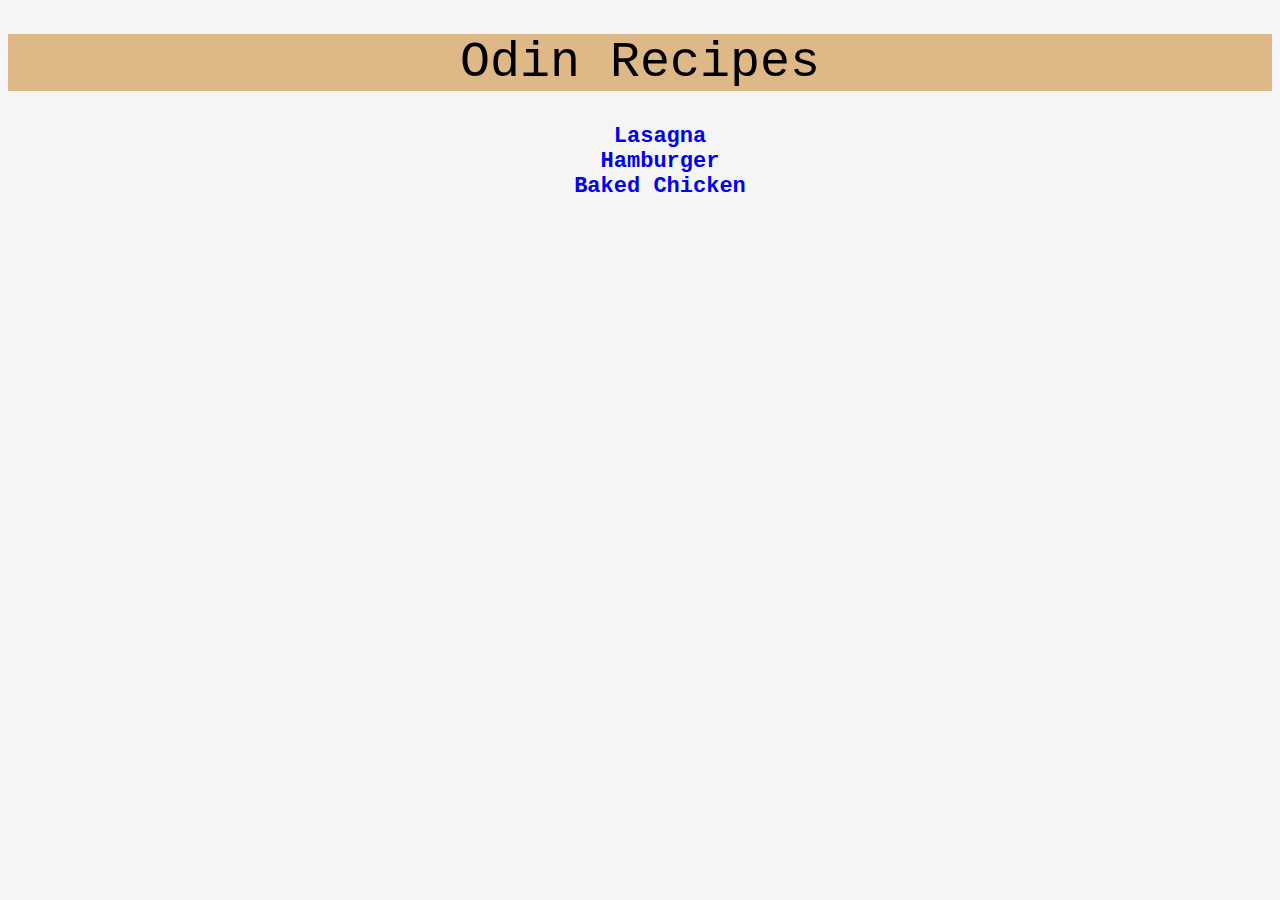
<file: index.html>
<!DOCTYPE html>
<html lang="en">
<head>
    <meta charset="UTF-8">
    <meta name="viewport" content="width=device-width, initial-scale=1.0">
    <link rel="stylesheet" href="style.css">
    <title>Home</title>
</head>
<body>
    <h1 class="title">Odin Recipes</h1>
    
    <ul class="home-list">
        <li><a href="recipes/lasagna.html" target="_blank" rel="noopener noreferrer">Lasagna</a></li>
        <li><a href="recipes/hamburger.html" target="_blank" rel="noopener noreferrer">Hamburger</a></li>
        <li><a href="recipes/baked-chicken.html" target="_blank" rel="noopener noreferrer">Baked Chicken</a></li>
    </ul>
    
</body>
</html>
</file>
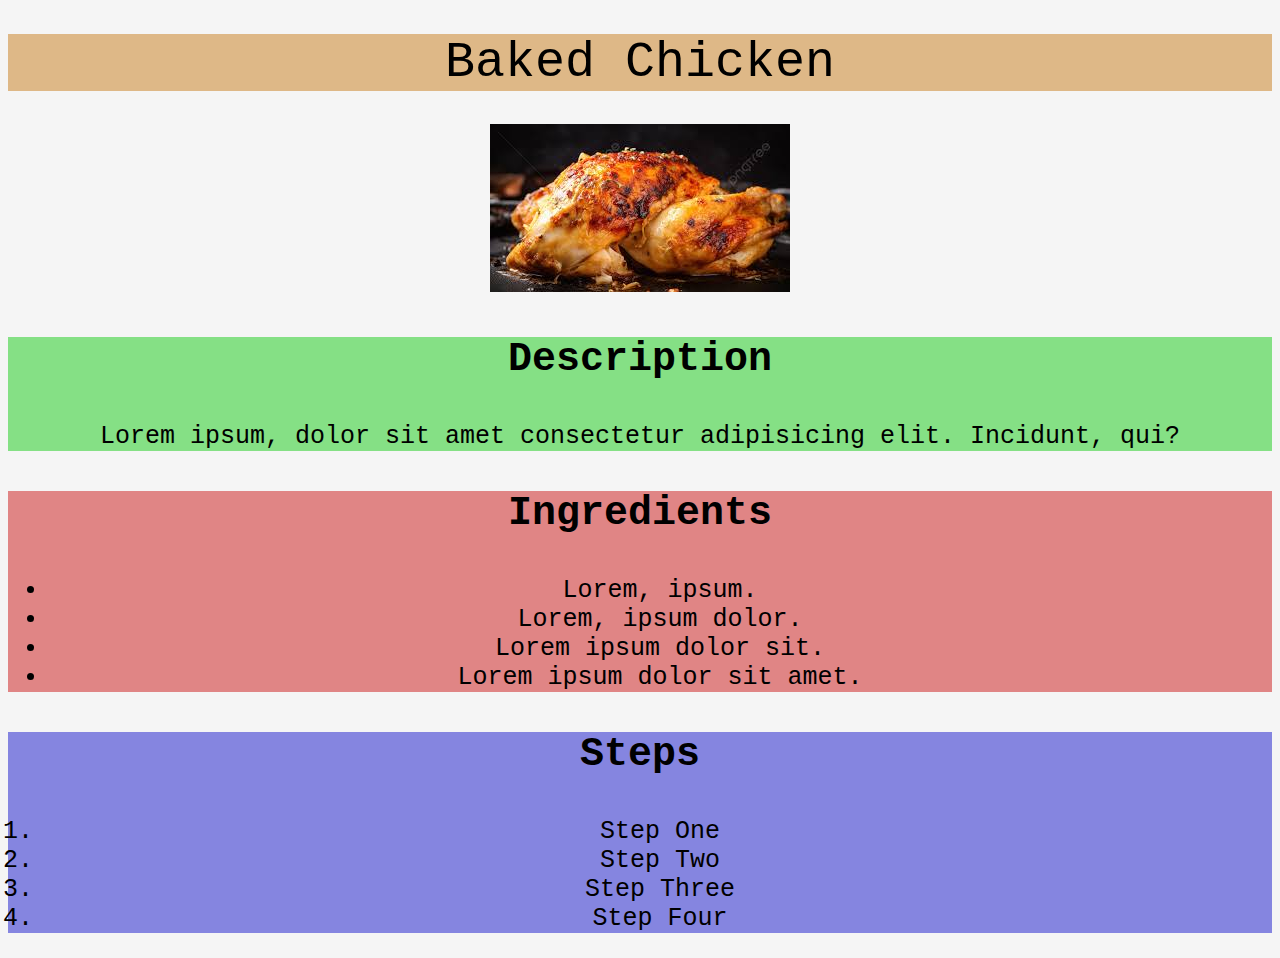
<file: recipes/baked-chicken.html>
<!DOCTYPE html>
<html lang="en">
<head>
    <meta charset="UTF-8">
    <meta name="viewport" content="width=device-width, initial-scale=1.0">
    <link rel="stylesheet" href="../style.css">
    <title>baked-chicken</title>
</head>
<body>

    <h1 class="title">Baked Chicken</h1>

    <img src="../images/chicken.jpeg" alt="baked chicken" class="img-chicken">

    <div class="description-container">
        <h3>Description</h3>

        <p class="text">Lorem ipsum, dolor sit amet consectetur adipisicing elit. Incidunt, qui?</p>
    </div>
    
    <div class="ingredients-container">
        <h3>Ingredients</h3>
        <ul class="text">
            <li>Lorem, ipsum.</li>
            <li>Lorem, ipsum dolor.</li>
            <li>Lorem ipsum dolor sit.</li>
            <li>Lorem ipsum dolor sit amet.</li>
        </ul>
    </div>

    <div class="steps-container">
        <h3>Steps</h3>
        <ol class="text">
            <li>Step One</li>
            <li>Step Two</li>
            <li>Step Three</li>
            <li>Step Four</li>
        </ol> 
    </div>

</body>
</html>
</file>
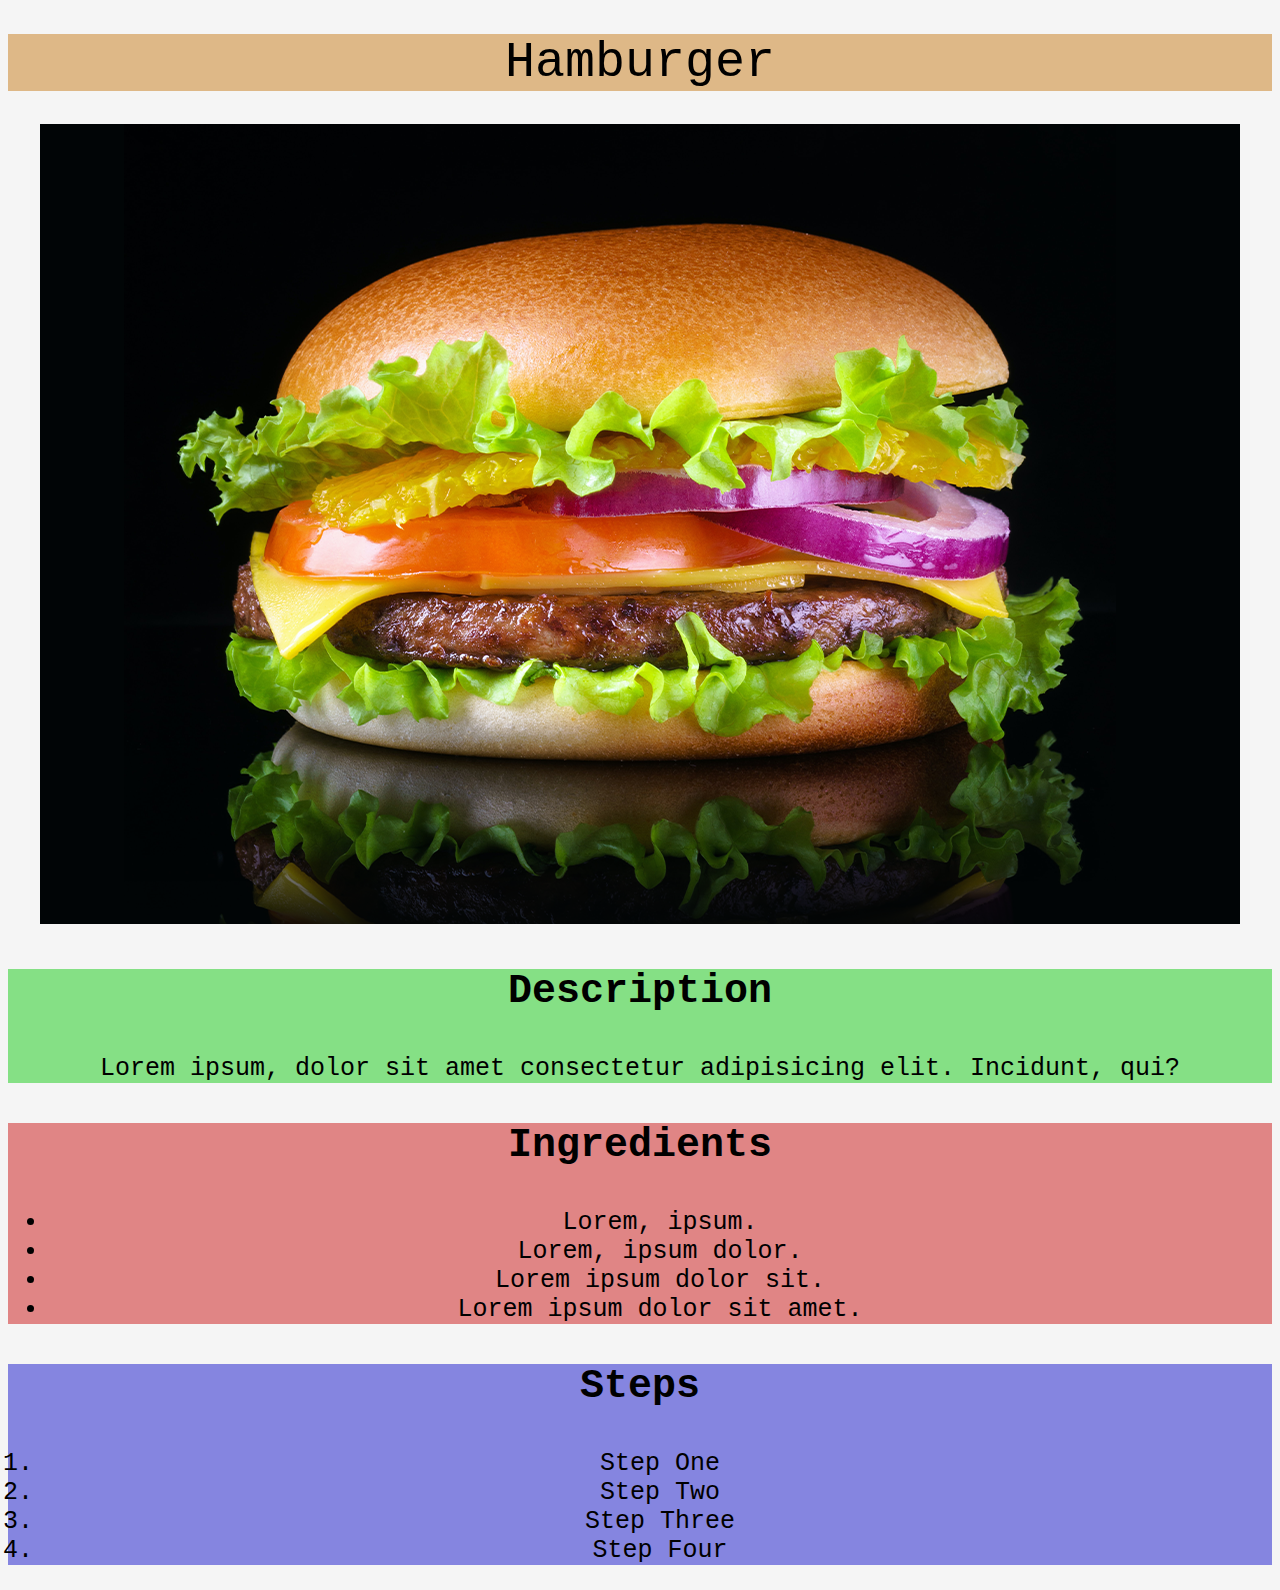
<file: recipes/hamburger.html>
<!DOCTYPE html>
<html lang="en">
<head>
    <meta charset="UTF-8">
    <meta name="viewport" content="width=device-width, initial-scale=1.0">
    <link rel="stylesheet" href="../style.css">
    <title>hamburger</title>
</head>
<body>

    <h1 class="title">Hamburger</h1>
    
    <img src="../images/hamburger.png" alt="hamburger" class="img-hamburger">

    <div class="description-container">
        <h3>Description</h3>

        <p class="text">Lorem ipsum, dolor sit amet consectetur adipisicing elit. Incidunt, qui?</p>
    </div>
    
    <div class="ingredients-container">
        <h3>Ingredients</h3>
        <ul class="text">
            <li>Lorem, ipsum.</li>
            <li>Lorem, ipsum dolor.</li>
            <li>Lorem ipsum dolor sit.</li>
            <li>Lorem ipsum dolor sit amet.</li>
        </ul>
    </div>

    <div class="steps-container">
        <h3>Steps</h3>
        <ol class="text">
            <li>Step One</li>
            <li>Step Two</li>
            <li>Step Three</li>
            <li>Step Four</li>
        </ol> 
    </div>

</body>
</html>
</file>
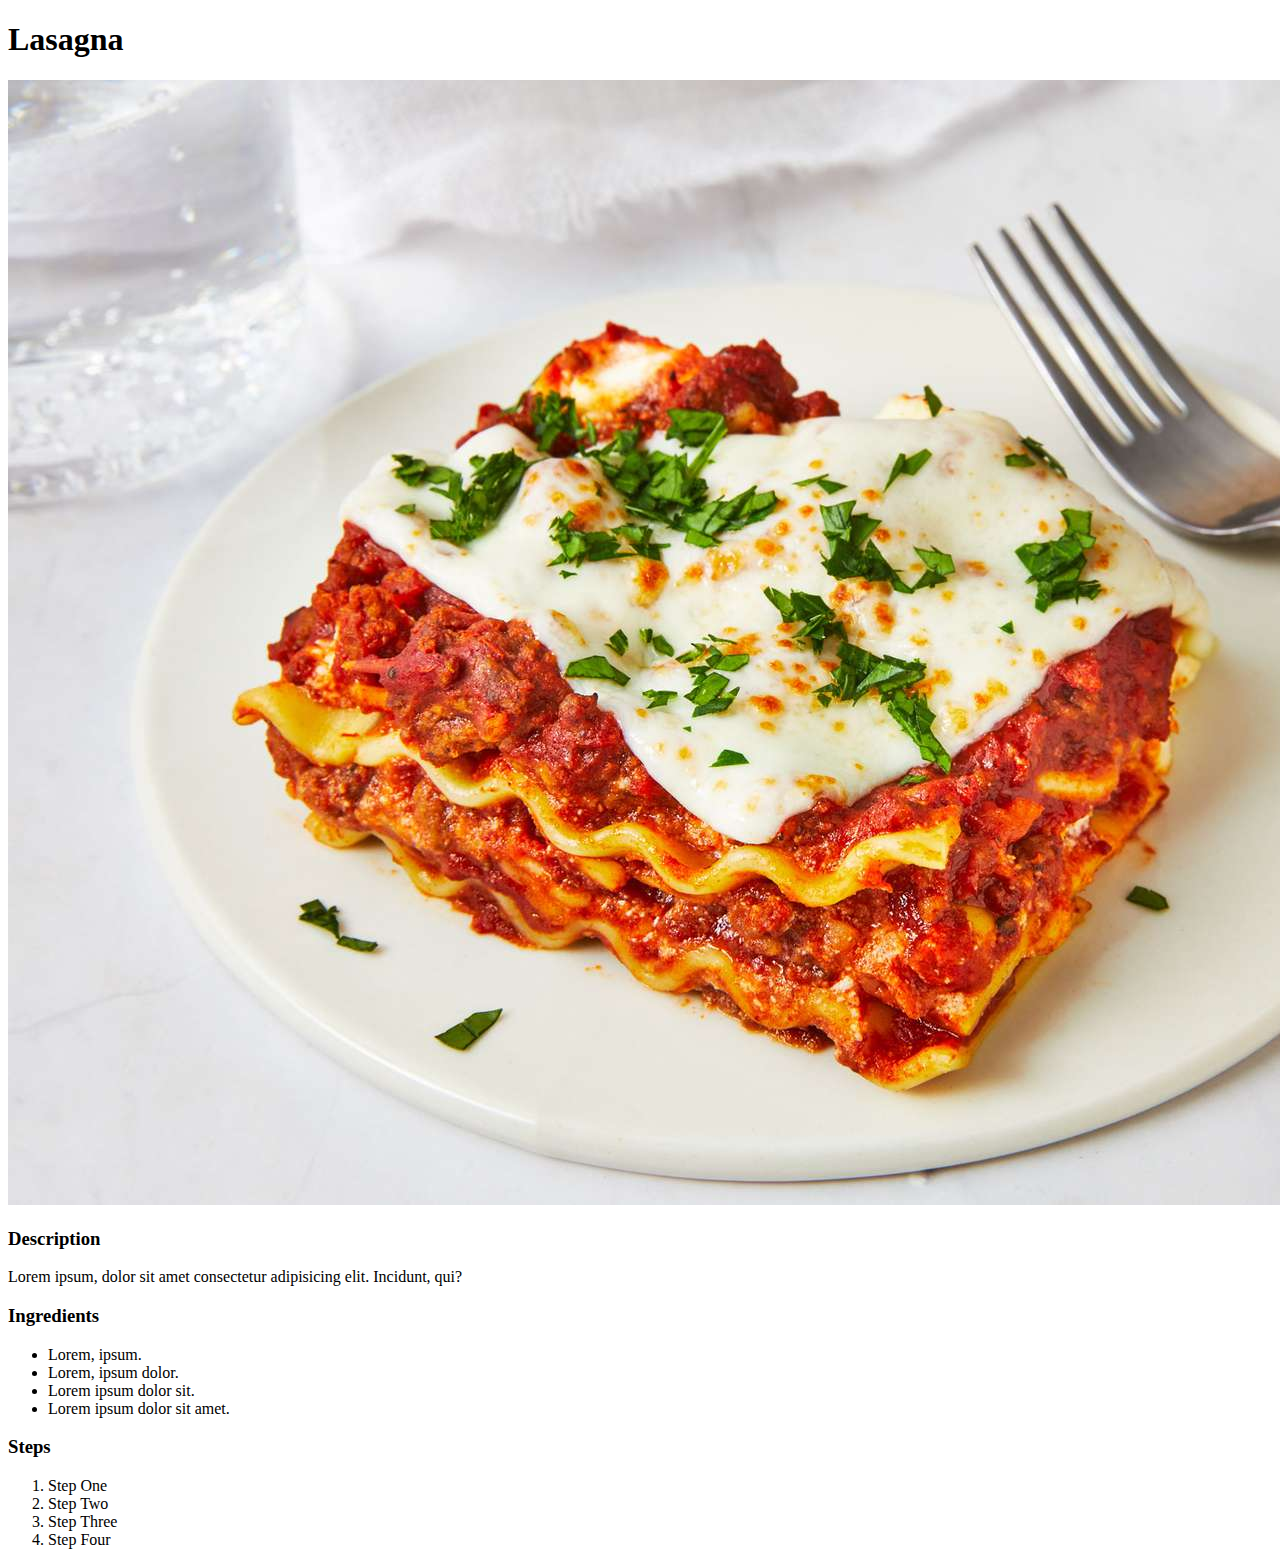
<file: recipes/lasagna.html>
<!DOCTYPE html>
<html lang="en">
<head>
    <meta charset="UTF-8">
    <meta name="viewport" content="width=device-width, initial-scale=1.0">
    <title>Lasagna</title>
</head>
<body>
    <h1>Lasagna</h1>

    <img src="lasagna.jpg" alt="Lasagna Image">

    <h3>Description</h3>

    <p>Lorem ipsum, dolor sit amet consectetur adipisicing elit. Incidunt, qui?</p>

    <h3>Ingredients</h3>

    <ul>
        <li>Lorem, ipsum.</li>
        <li>Lorem, ipsum dolor.</li>
        <li>Lorem ipsum dolor sit.</li>
        <li>Lorem ipsum dolor sit amet.</li>
    </ul>

    <h3>Steps</h3>

    <ol>
        <li>Step One</li>
        <li>Step Two</li>
        <li>Step Three</li>
        <li>Step Four</li>
    </ol>
</body>
</html>
</file>
<file: style.css>
* {
    font-family: "Lucida Console", "Courier New", monospace;
}

body {
    text-align: center;
    background-color: whitesmoke;
}

.title {
    background-color: burlywood;
    font-weight: 100;
    font-size: 50px
}

.home-list {
    list-style: none;
}

a {
    font-size: 22px;
    font-weight: 700;
    text-decoration: none;
}

/* images */

.description-container {
    background-color: hsl(120, 60%, 70%);
}

.ingredients-container {
    background-color: hsl(360, 60%, 70%);
}

.steps-container {
    background-color: hsl(240, 60%, 70%);
}

h3 {
    font-size: 40px
}

.text {
    font-size: 25px;
}
</file>
